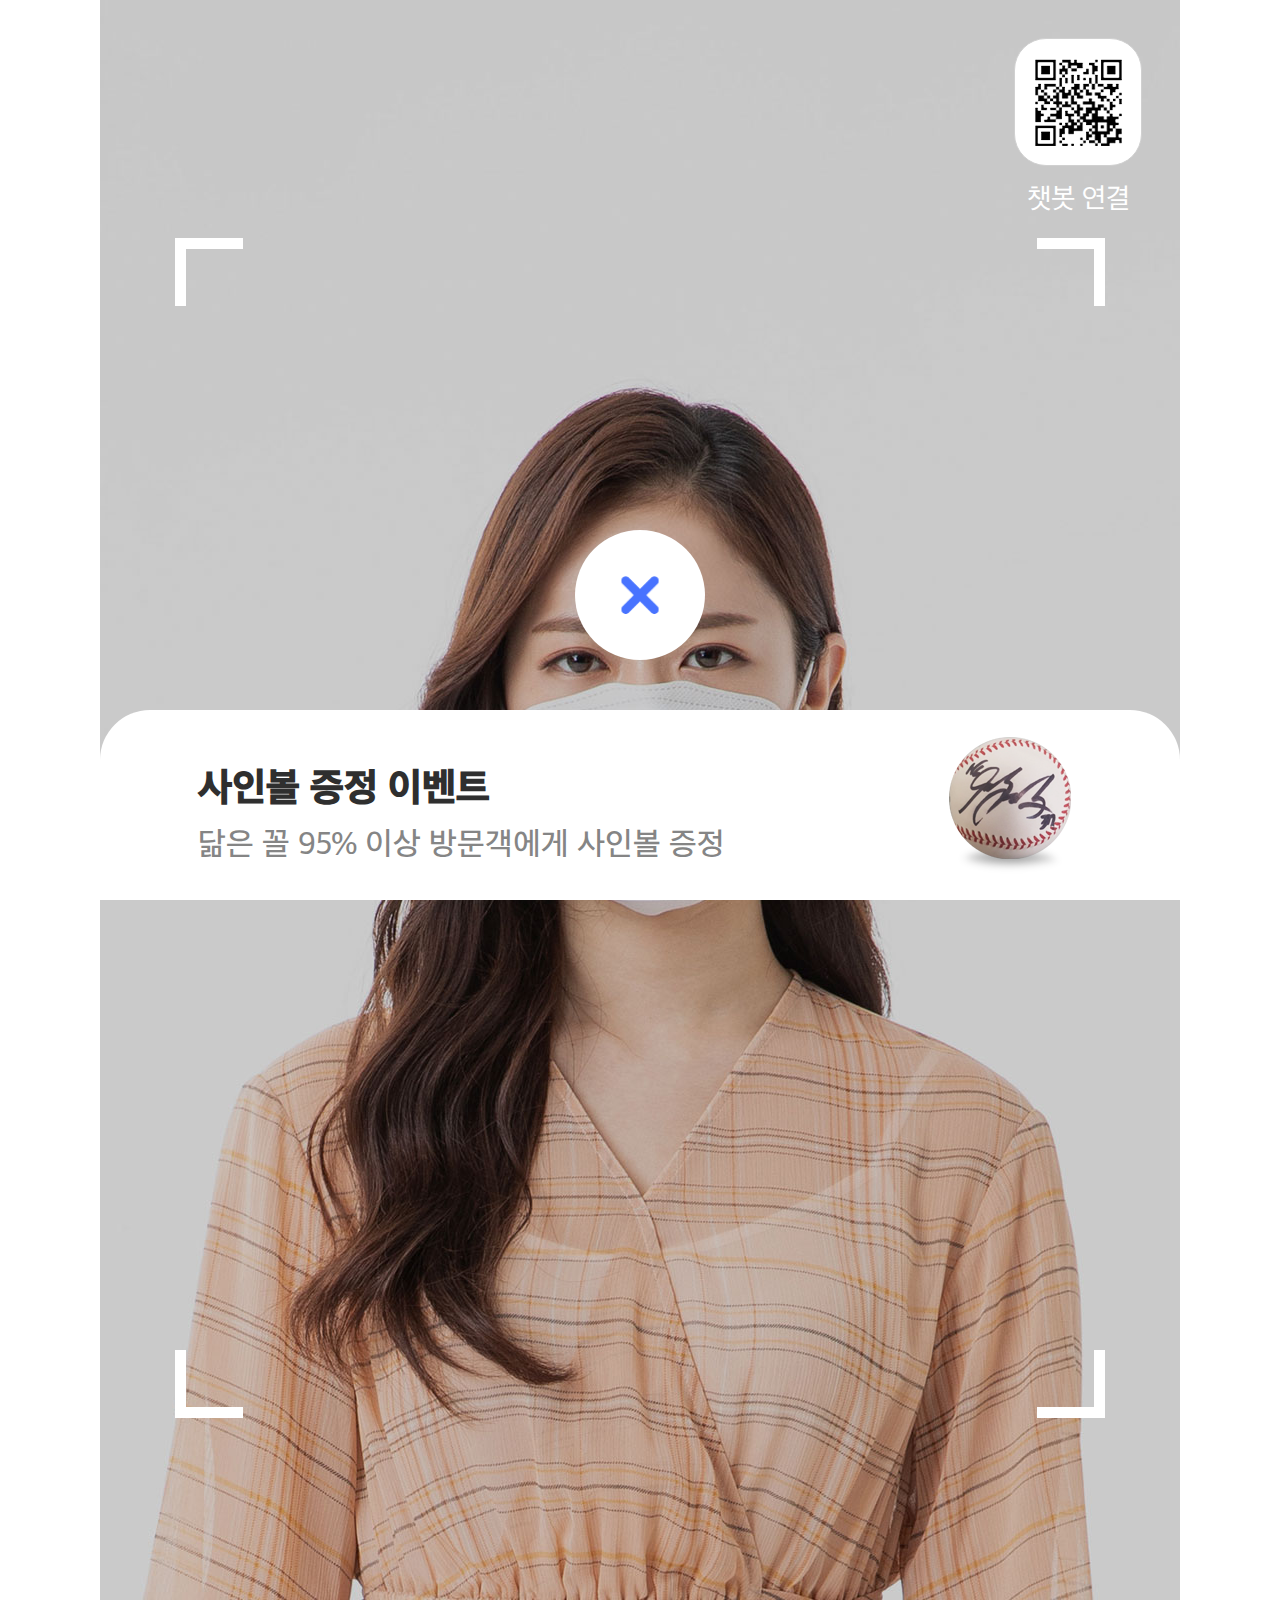
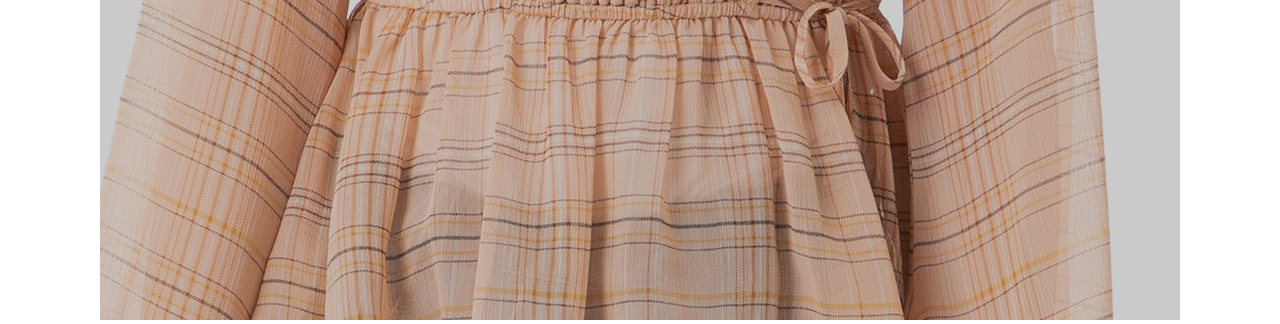
<file: camera.html>
<!DOCTYPE html>
<html lang="en">
<head>
    <meta charset="UTF-8">
    <meta http-equiv="X-UA-Compatible" content="IE=edge">
    <meta name="viewport" content="width=device-width, initial-scale=1.0">
    <title>NCdinos - Camera</title>
    <link rel="stylesheet" href="./css/reset.css">
    <link rel="stylesheet" href="./css/font.css">
    <link rel="stylesheet" href="./css/style.css">
    <script src="https://ajax.googleapis.com/ajax/libs/jquery/3.6.0/jquery.min.js"></script>
</head>
<body>
    <div class="wrap">
        <header class="main-header white">
            <div class="clock">
                <span>
                </span>
                <p>
                </p>
            </div>
            <div class="qr">
                <div class="qr-img">
                    <img src="./img/common/qr.png" alt="qr-code">
                </div>
                <p>챗봇 연결</p>
            </div>
        </header>
        <div class="camera-title">
            <p>
                얼굴을 점선 안에 맞춰주세요.
                <br>
                사진은 자동 촬영됩니다.                
            </p>
        </div>
        <a class="camera-container" href="./camera-result.html">
            <div class="camera-img">
                <img src="./img/sub/camera-people.jpg" alt="">
            </div>
            <div class="camera-dummy">
                <div class="camera-dummy-item left top">
                    <span></span><span></span>
                </div>
                <div class="camera-dummy-item right top">
                    <span></span><span></span>
                </div>
                <div class="camera-dummy-item left bottom">
                    <span></span><span></span>
                </div>
                <div class="camera-dummy-item right bottom">
                    <span></span><span></span>
                </div>
            </div>
        </a>
        <a href="./index.html" class="back-link">
            <i></i>
        </a>
        <div class="event-popup">
            <div class="event-popup-text">
                <h4>사인볼 증정 이벤트</h4>
                <p>닮은 꼴  95% 이상  방문객에게 사인볼 증정 </p>
            </div>
            <img src="./img/common/ball.png" alt="ball">
        </div>
    </div>
    <script src="./js/clock.js"></script>
</body>
</html>
</file>
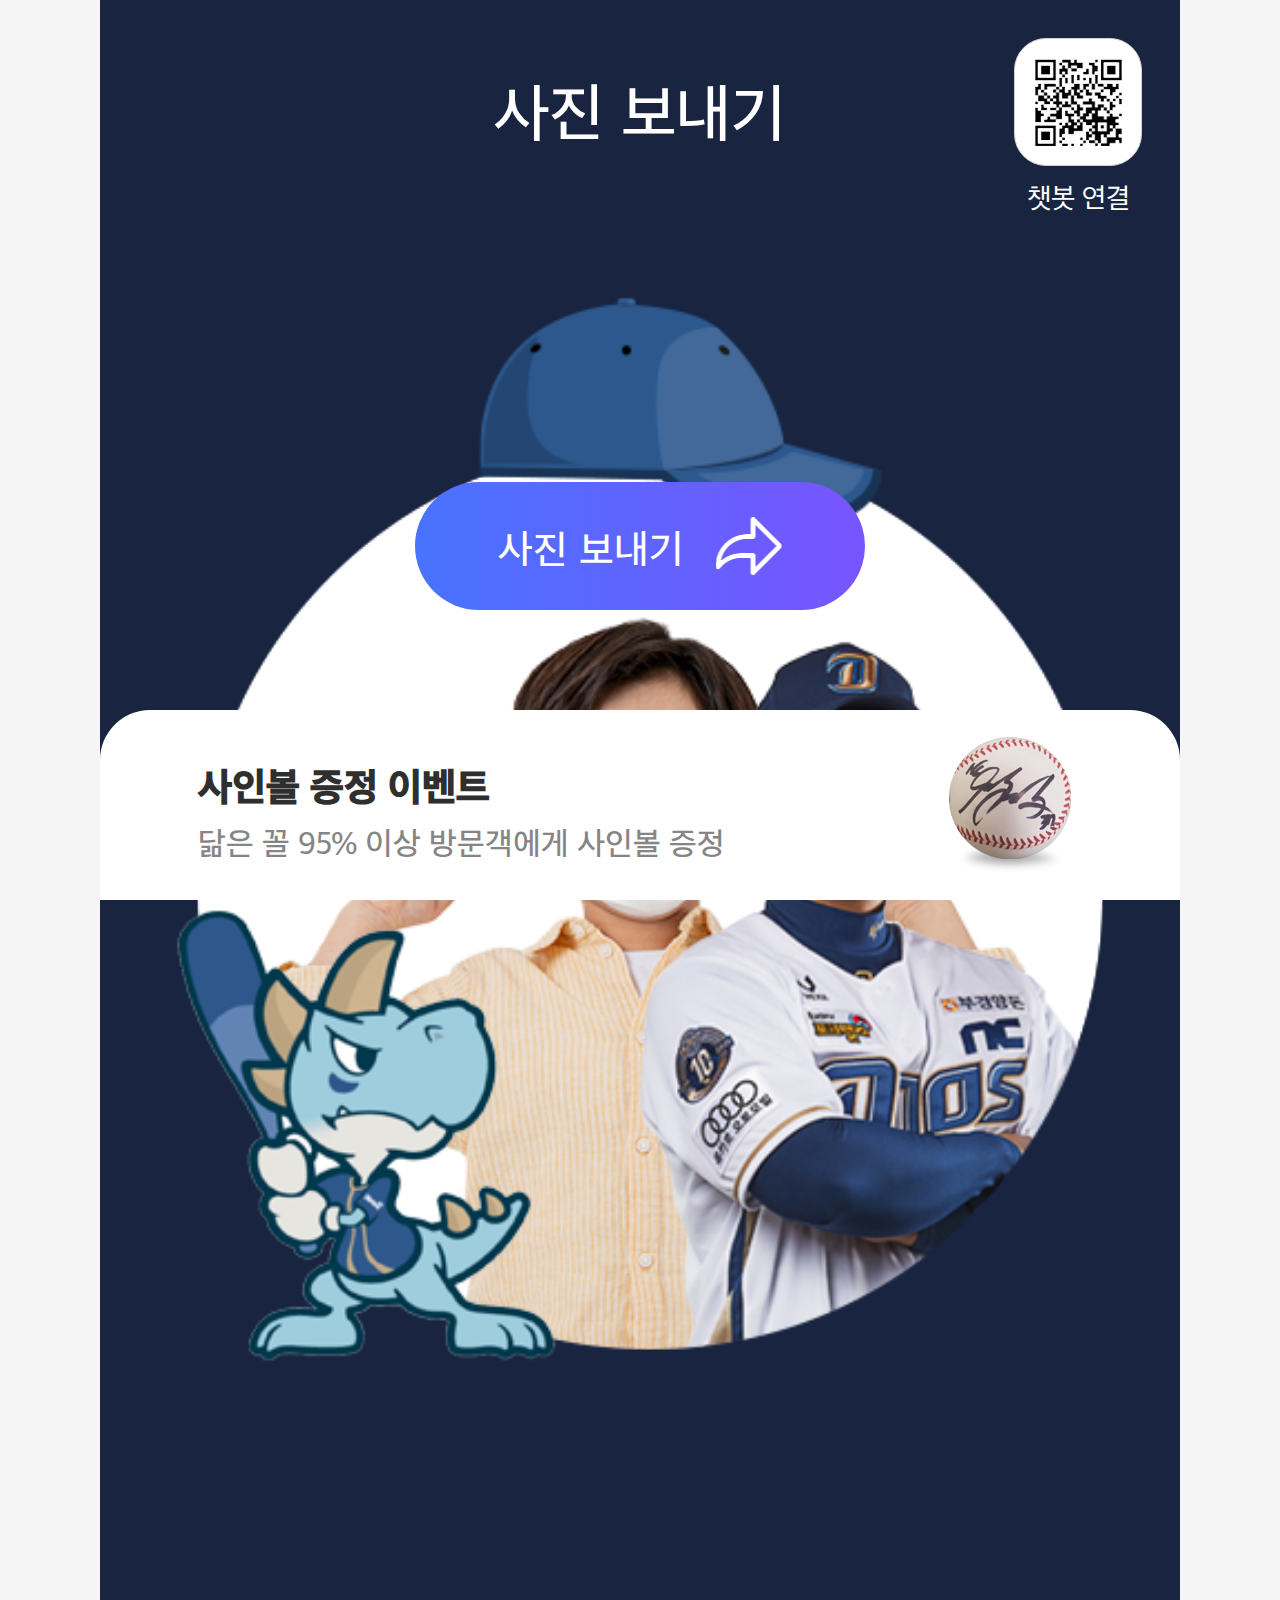
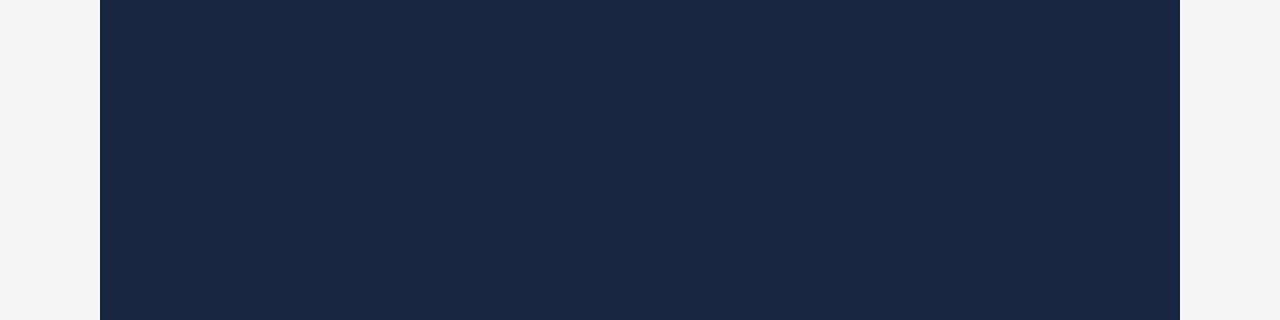
<file: picture-share.html>
<!DOCTYPE html>
<html lang="en">
<head>
    <meta charset="UTF-8">
    <meta http-equiv="X-UA-Compatible" content="IE=edge">
    <meta name="viewport" content="width=device-width, initial-scale=1.0">
    <title>NCdinos - CameraResult</title>
    <link rel="stylesheet" href="./css/reset.css">
    <link rel="stylesheet" href="./css/font.css">
    <link rel="stylesheet" href="./css/style.css">
    <script src="https://ajax.googleapis.com/ajax/libs/jquery/3.6.0/jquery.min.js"></script>
</head>
<body class="camera-result-container-body">
    <div class="wrap">
        <header class="main-header white">
            <div class="clock">
                <span>
                </span>
                <p>
                </p>
            </div>
            <div class="qr">
                <div class="qr-img">
                    <img src="./img/common/qr.png" alt="qr-code">
                </div>
                <p>챗봇 연결</p>
            </div>
        </header>
        <div class="camera-title white">
            <h2>
                사진 보내기
            </h2>
        </div>
        <div class="picture-share-container">
            <div class="picture-wrap">
                <img src="./img/sub/frame/frame-02-01.png" alt="frame">
                <img class="people" src="./img/sub/people/people02.png" alt="people">
                <img class="people" src="./img/sub/people/people02-01.png" alt="people">
                <img src="./img/sub/frame/frame-02.png" alt="frame">
            </div>
        </div>
        <button class="share-link">
            사진 보내기 <i></i>
        </button>
        <div class="event-popup">
            <div class="event-popup-text">
                <h4>사인볼 증정 이벤트</h4>
                <p>닮은 꼴  95% 이상  방문객에게 사인볼 증정 </p>
            </div>
            <img src="./img/common/ball.png" alt="ball">
        </div>
        
        <div class="share-popup-dim"></div>
        <div class="share-popup">
            <button class="share-popup-close"><i></i></button>
            <p>
                사진 보낼 곳을 선택해 주세요.
            </p>
            <ul>
                <li>
                    <a href="./picture-success.html">
                        <img src="./img/sub/share/share-icon01.png" alt="dinos">
                    </a>
                    <span>NC 다이노스앱</span>
                </li>
                <li>
                    <a href="./picture-success.html">
                        <img src="./img/sub/share/share-icon02.png" alt="kakaotalk">
                    </a>
                    <span>카카오톡</span>
                </li>
                <li>
                    <a href="./picture-success.html">
                        <img src="./img/sub/share/share-icon03.png" alt="email">
                    </a>
                    <span>이메일</span>
                </li>
            </ul>
        </div>
    </div>
    <script src="./js/sharePopup.js"></script>
    <script src="./js/clock.js"></script>
</body>
</html>
</file>
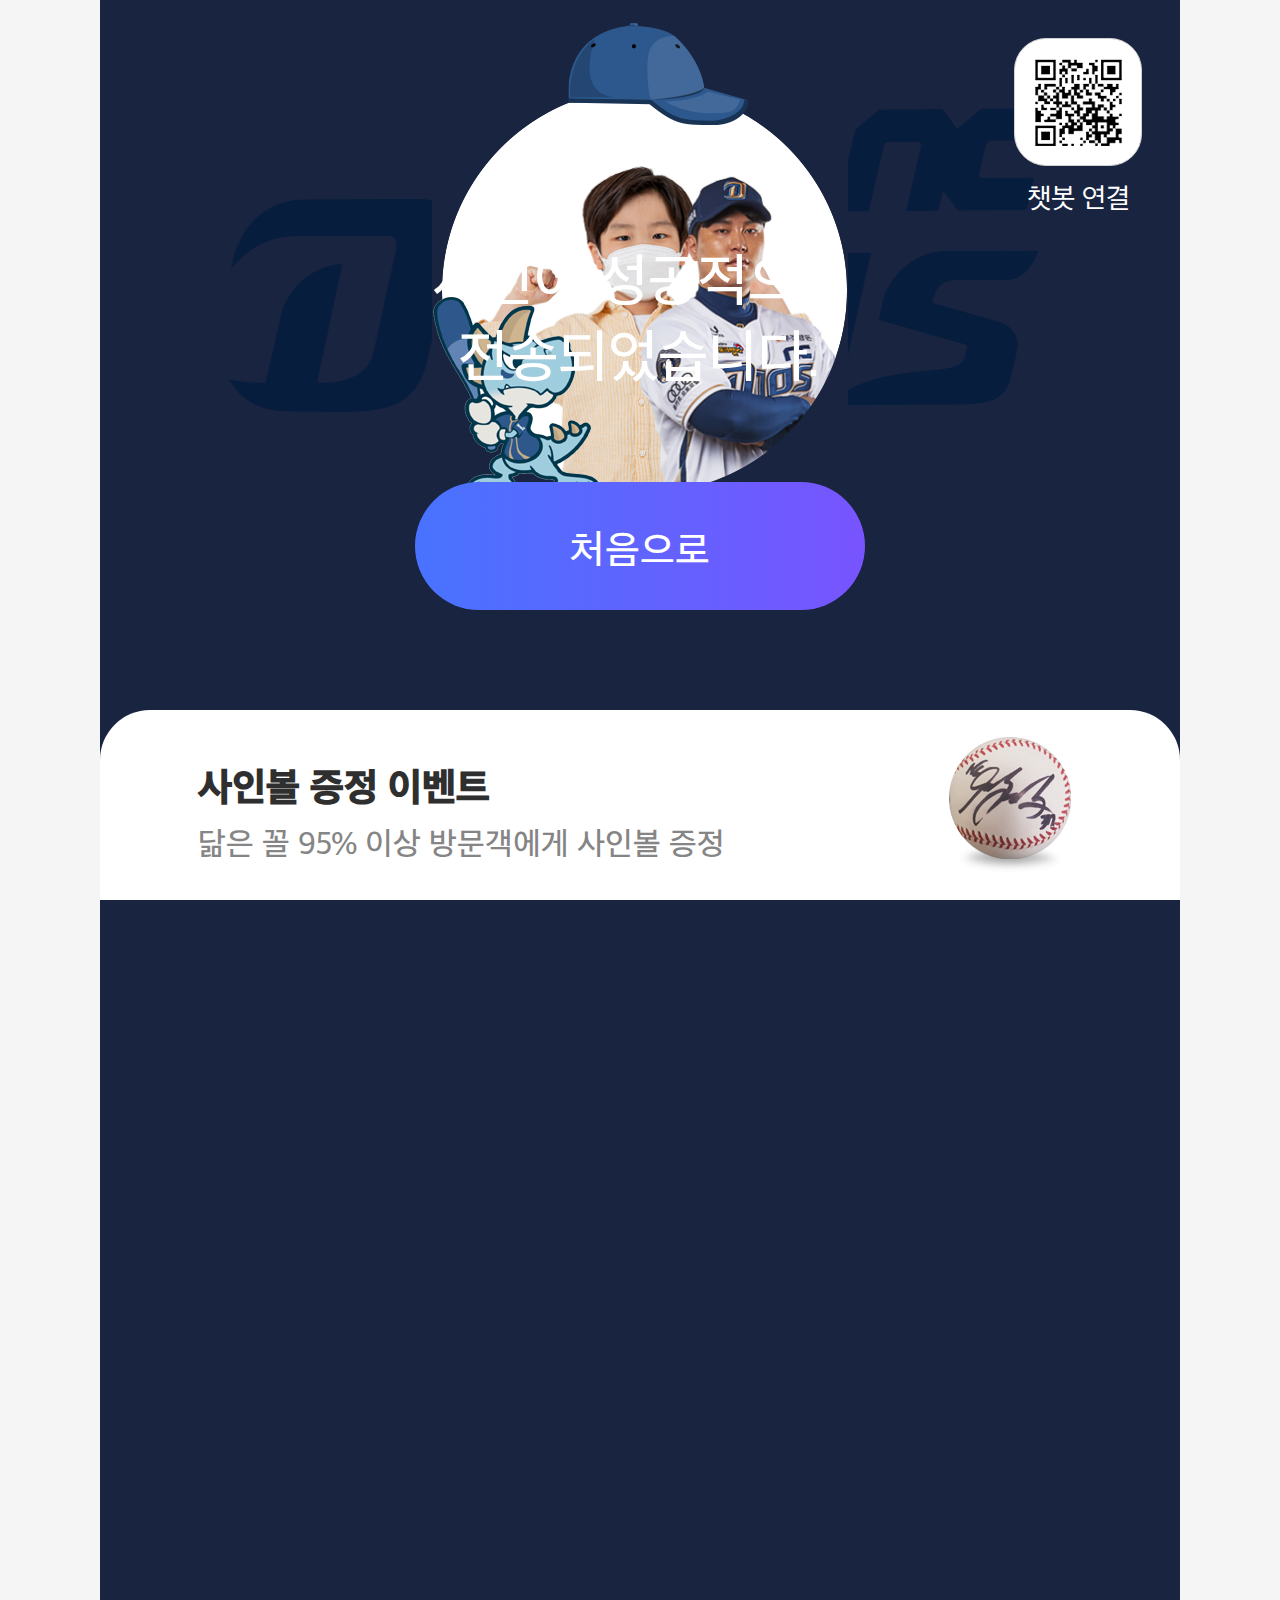
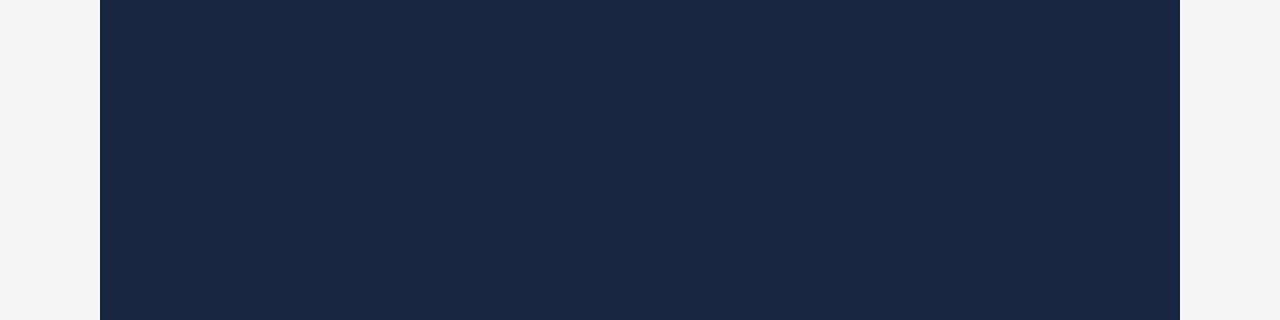
<file: picture-success.html>
<!DOCTYPE html>
<html lang="en">
<head>
    <meta charset="UTF-8">
    <meta http-equiv="X-UA-Compatible" content="IE=edge">
    <meta name="viewport" content="width=device-width, initial-scale=1.0">
    <title>NCdinos - CameraResult</title>
    <link rel="stylesheet" href="./css/reset.css">
    <link rel="stylesheet" href="./css/font.css">
    <link rel="stylesheet" href="./css/style.css">
    <script src="https://ajax.googleapis.com/ajax/libs/jquery/3.6.0/jquery.min.js"></script>
</head>
<body class="camera-result-container-body">
    <div class="wrap">
        <header class="main-header white">
            <div class="clock">
                <span>
                </span>
                <p>
                </p>
            </div>
            <div class="qr">
                <div class="qr-img">
                    <img src="./img/common/qr.png" alt="qr-code">
                </div>
                <p>챗봇 연결</p>
            </div>
        </header>
        <img src="./img/common/logo-text2.png" alt="logo-text" class="picture-success-bgImg">
        <div class="firecracker-wrap">
            <img src="./img/sub/firecracker/firecracker01.png" alt="firecracker">
            <img src="./img/sub/firecracker/firecracker02.png" alt="firecracker">
            <img src="./img/sub/firecracker/firecracker03.png" alt="firecracker">
            <img src="./img/sub/firecracker/firecracker04.png" alt="firecracker">
            <img src="./img/sub/firecracker/firecracker05.png" alt="firecracker">
            <img src="./img/sub/firecracker/firecracker06.png" alt="firecracker">
            <img src="./img/sub/firecracker/firecracker07.png" alt="firecracker">
        </div>
        <div class="picture-success-container">
            <div class="picture-wrap">
                <img src="./img/sub/frame/frame-02-01.png" alt="frame">
                <img class="people" src="./img/sub/people/people02.png" alt="people">
                <img class="people" src="./img/sub/people/people02-01.png" alt="people">
                <img src="./img/sub/frame/frame-02.png" alt="frame">
            </div>
        </div>
        <div class="picture-success-text">
            <p>
                사진이 성공적으로
                <br>
                전송되었습니다.
            </p>
        </div>
        <a href="./index.html" class="share-link">
            처음으로
        </a>
        <div class="event-popup">
            <div class="event-popup-text">
                <h4>사인볼 증정 이벤트</h4>
                <p>닮은 꼴  95% 이상  방문객에게 사인볼 증정 </p>
            </div>
            <img src="./img/common/ball.png" alt="ball">
        </div>
        
    </div>
    <script src="./js/clock.js"></script>
</body>
</html>
</file>
<file: css/font.css>
@font-face{
    font-family: "apple-600";
    src: url("../font/AppleSDGothicNeoB.ttf") format("truetype");
}
@font-face{
    font-family: "apple-500";
    src: url("../font/AppleSDGothicNeoM.ttf") format("truetype");
}
@font-face{
    font-family: "apple-400";
    src: url("../font/AppleSDGothicNeoR.ttf") format("truetype");
}
</file>
<file: css/style.css>
@keyframes circle{
    0%{
        transform: scale(1);
    }
    50%{
        transform: scale(1.25);
    }
    100%{
        transform: scale();
    }
}
@keyframes circle2{
    0%{
        transform: scale(1);
    }
    50%{
        transform: scale(2);
    }
    75%{
        transform: scale(0.8);
    }
    100%{
        transform: scale(5);
    }
}
@keyframes circleWrapper1{
    0%{
        width: 290px;
        height: 290px;
    }
    50%{
        width: 315px;
        height: 315px;
    }
    100%{
        width: 290px;
        height: 290px;
    }
}
@keyframes circleWrapper2{
    0%{
        width: 290px;
        height: 290px;
    }
    50%{
        width: 390px;
        height: 390px;
    }
    75%{
        width: 270px;
        height: 270px;
    }
    100%{
        width: 2000px;
        height: 2500px;
    }
}
@keyframes moveSlide{
    0%{
        transform: translateX(0);
    }
    100%{
        transform: translateX(-600%);
    }
}
@keyframes slideItemScale{
    0%{
        transform: scale(1);
    }
    50%{
        transform: scale(1.3);
    }
    75%{
        transform: scale(1.1);
    }
    100%{
        transform: scale(1.2);
    }
}
@keyframes slideItemScale2{
    0%{
        transform: scale(1);
    }
    50%{
        transform: scale(0.9);
    }
    75%{    
        transform: scale(1.3);
    }
    100%{
        transform: scale(1.2);
    }
}
@keyframes slideItemScaleDown{
    0%{
        transform: scale(1.2);
    }
    100%{
        transform: scale(1);
    }
}
@keyframes logo-scale1{
    0%{
        transform: translate(-50%,-50%) scale(0);
    }
    50%{
        transform: translate(-50%,-50%) scale(1.15);
    }
    100%{
        transform: translate(-50%,-50%) scale(1);
    }
}
@keyframes fadeIn{
    0%{
        opacity: 0;
    }
    100%{
        opacity: 1;
    }
}
@keyframes fadeIn-up{
    0%{
        opacity: 0;
        margin-top: 15px;
    }
    100%{
        opacity: 1;
        margin-top: 0;
    }
}
@keyframes fadeOut-down{
    0%{
        opacity: 1;
        margin-top: 0;
    }
    100%{
        opacity: 0;
        margin-top: 15px;
    }
}
.main-header{
    position: absolute;
    top: 0;
    left: 0;
    z-index: 0;
    display: flex;
    justify-content: space-between;
    padding: 38px;
    width: 100%;
    z-index: 1;
}
.main-container{
    position: absolute;
    top: 50%;
    left: 50%;
    transform: translate(-50%,-50%);
    width: 1080px;
    height: 100vh;
}
.circle-wrapper{
    width: 100%;
    height: 100%;
    margin: 0 auto;
    position: relative;
    overflow: hidden;
    z-index: 9999;
    background-color: #f4f4f5;
}
.circle{
    position: absolute;
    top: 50%;
    left: 50%;
    transform: translate(-50%,-50%);
    width: 100%;
    height: 100%;
    display: flex;
    align-items: center;
    justify-content: center;
    overflow: hidden;
    width: 290px;
    height: 290px;
    border-radius: 50%;
    animation: circleWrapper1 1.25s ease,
                circleWrapper2 1.5s 2s ease forwards;
    background-color: #f5f5f5;
    border: 100vw solid #192440;
    box-sizing: content-box;
}
.circle>span{
    border-radius: 100px;
    width: 100px;
    height: 100px;
    animation: circle 1.25s ease,
                circle2 2s 2s ease forwards;
    background-color: #f4f4f5;
}
.circle1{
    width: 100%;
    height: 100%;
    position: absolute;
    border-radius: 100%;
}
.text{
    position: absolute;
    top: 50%;
    left: 50%;
    font-size: 2em;
    transform: translate(-50%,-50%);
    font-style: italic;
    z-index: 50;
}
.text2{
    z-index: 0;
}
.text1{
    z-index: 0;
}
.intro-wrapper{
    position: absolute;
    width: 100%;
    height: 100%;
    z-index: 99;
    top: 0;
    left: 0;
}
.wrap{
    position: relative;
    width: 1080px;
    height: 100vh;
    margin: 0 auto;
}

.clock{
    display: flex;
    font-size: 32px;
    font-family: "apple-500",sans-serif;
    font-weight: 500;
    color: #383838;
}
.main-header.white .clock{
    color: #fff;
}
.clock span{
    margin-right: 10px;
}
.qr{
    display: flex;
    flex-direction: column;
    align-items: center;
    justify-content: center;
}
.qr .qr-img{
    width: 128px;
    height: 128px;
    border-radius: 25%;
    border: 1px solid #d0d0d0;
    display: flex;
    justify-content: center;
    align-items: center;
    background-color: #ffffff;
    margin-bottom: 12px;
}
.qr p{
    font-size: 28px;
    font-family: "apple-400",sans-serif;
    font-weight: 400;
    color: #2b2b2b;
}
.main-header.white .qr p{
    color: #fff;
}
.main-title{
    position: absolute;
    left: 50%;
    transform: translateX(-50%);
    top: 122px;
    text-align: center;
    white-space: nowrap;
}
.main-title h1{
    margin-bottom: 30px;
    width: 240px;
    height: 163px;
    position: relative;
    margin: 0 auto;
}
.main-title h1 .circle1{
    width: 163px;
    height: 163px;
    border-radius: 50%;
    background-color: #5c8ebb;
    position: absolute;
    left: 50%;
    top: 50%;
    transform: translate(-50%,-50%) scale(0);
    z-index: 0;
    animation: logo-scale1 0.7s 4s ease-in-out forwards;
}
.main-title h1 .circle2{
    width: 153px;
    height: 153px;
    border-radius: 50%;
    background-color: #071d3d;
    position: absolute;
    left: 50%;
    top: 50%;
    transform: translate(-50%,-50%) scale(0);
    z-index: 0;
    animation: logo-scale1 0.7s 4.15s ease-in-out forwards;
}
.main-title h1 img.ball{
    width: 114px;
    height: 114px;
    position: absolute;
    left: 50%;
    top: 50%;
    transform: translate(-50%,-50%) scale(0);
    z-index: 0;
    animation: logo-scale1 0.7s 4.3s ease-in-out forwards;
}
.main-title h1 img.text{
    position: absolute;
    left: 50%;
    top: 50%;
    transform: translate(-50%,-50%);
    opacity: 0;
    animation: fadeIn 0.7s 4.5s ease-in-out forwards;
}
.main-title h1 img.text2{
    position: absolute;
    left: 50%;
    top: 55%;
    transform: translate(-50%,-50%);
    opacity: 0;
}
.main-title h1 img.dino{
    position: absolute;
    left: 50%;
    top: 55%;
    transform: translate(-50%,-50%);
    opacity: 0;
}
.main-title h2{
    font-size: 107px;
    font-family: "apple-600";
    font-weight: 600;
    background: linear-gradient(to right, #4873ff, #7854ff);
    -webkit-background-clip: text;
    -webkit-text-fill-color: transparent;
    margin-bottom: 20px;
    opacity: 0;
    animation: fadeIn 0.5s 5s ease forwards;
    letter-spacing: -3px;
    margin-top: 30px;
}
.main-title h3{
    font-size: 56px;
    font-family: "apple-500";
    color: #444445;
    line-height: 60px;
    margin-bottom: 30px;
    opacity: 0;
    animation: fadeIn 0.5s 5.15s ease forwards;
}
.main-title p{
    font-size: 30px;
    font-family: "apple-400";
    color: #606162;
    display: flex;
    align-items: center;
    opacity: 0;
    animation: fadeIn 0.5s 5.3s ease forwards;
}
.main-title p img{
    width: 135px;
    margin: 0 10px;
}
.event-popup{
    position: absolute;
    bottom: 0;
    left: 0;
    width: 100%;
    height: 190px;
    background-color: #fff;
    border-radius: 50px 50px 0 0;
    padding: 0 98px;
    display: flex;
    justify-content: space-between;
    align-items: center;
}
.event-popup h4{
    font-size: 39px;
    font-family: "apple-600";
    color: #2f2f2f;
    font-weight: 600;
    line-height: 72px;
}
.event-popup p{
    font-size: 32px;
    font-family: "apple-500";
    color: #858585;
    font-weight:500;
}
.main-slide{
    position: absolute;
    top: 810px;
    left: 50%;
    transform: translateX(-50%);
    z-index: 999999999;
    width: 100%;
    height: 535px;
}
.main-slide ul{
    display: flex;
    height: 535px;
    width: auto;
}
.main-slide .slide-item{
    border-radius: 50%;
    background-color: #fff;
    overflow: hidden;
    position: relative;
    animation: slideItemScaleDown 0.5s ease forwards;
}
.main-slide .slide-item.scale{
    animation: slideItemScale2 0.5s ease forwards;
}
.main-slide .slide-item.v-small{
    width: 194px;
    height: 194px;
}
.main-slide .slide-item.small{
    width: 224px;
    height: 224px;
}
.main-slide .slide-item.big{
    width: 288px;
    height: 288px;
}
.main-slide .slide-item img{
    width: 100%;
}
.main-slide-wrap{
    height: 100%;
    position: relative;
    width: auto;
    height: 535px;
    display: flex;
    animation: moveSlide 60s linear infinite;
    left: 100vw;
    transform: translateX(0);
}
.main-slide-wrap ul{
    position: relative;
    top: 0;
    left: 0;
    margin-right: 30px;
}
.main-slide-wrap ul li:nth-child(1){
    margin-top: 160px;
}
.main-slide-wrap ul li:nth-child(2){
    margin-top: 0;
}
.main-slide-wrap ul li:nth-child(3){
    margin-top: 255px;
    margin-left: -34px;
}
.main-slide-wrap ul li:nth-child(4){
    margin-top: 0;
    margin-left: -44px;
}
.main-slide-wrap ul li:nth-child(5){
    margin-top: 270px;
    margin-left: 16px;
}
.main-slide-wrap ul li:nth-child(6){
    margin-top: 0;
    margin-left: -100px;
}
.photo-link{
    position: absolute;
    left: 50%;
    bottom: 290px;
    transform: translateX(-50%);
    width: 450px;
    height: 128px;
    background: linear-gradient(to right, #4873ff, #7854ff);
    border-radius: 64px;
    display: flex;
    justify-content: center;
    align-items: center;
    color: #fff;
    font-size: 40px;
    font-family: "apple-500";
    font-weight: 500;
}
.photo-link i{
    width: 65px;
    height: 65px;
    background: url("../img/icon/ico-photo.png") no-repeat center / cover;
    margin-right: 25px;
}
.photo-link span{
    margin-bottom: 7px;
}
.camera-container{
    position: absolute;
    top: 0;
    left: 0;
    width: 1080px;
    height: 100vh;
    z-index: 0;
}
.camera-container .camera-dummy{
    position: absolute;
    top: 0;
    left: 0;
    width: 930px;
    height: 1180px;

    left: 50%;
    top: 238px;
    transform: translateX(-50%);
}
.camera-container img{
    width: 100%;
    height: 100%;
    object-fit: cover;
}
.camera-dummy-item{
    position: absolute;
    width: 68px;
    height: 68px;
}
.left{
    left: 0;
}
.top{
    top: 0;
}
.bottom{
    bottom: 0;
}
.right{
    right: 0;
}
.camera-dummy-item span{
    background-color: #fff;
    position: absolute;
}
.camera-dummy-item:nth-child(1) span:nth-child(1),
.camera-dummy-item:nth-child(2) span:nth-child(1){
    width: 68px;
    height: 11px;
    top: 0;
}
.camera-dummy-item:nth-child(1) span:nth-child(2),
.camera-dummy-item:nth-child(2) span:nth-child(2){
    width: 11px;
    height: 68px;
}
.camera-dummy-item:nth-child(3) span:nth-child(1),
.camera-dummy-item:nth-child(4) span:nth-child(1){
    width: 11px;
    height: 68px;
}
.camera-dummy-item:nth-child(3) span:nth-child(2),
.camera-dummy-item:nth-child(4) span:nth-child(2){
    width: 68px;
    height: 11px;
}
.camera-dummy-item:nth-child(1) span:nth-child(2){
    left: 0;
}
.camera-dummy-item:nth-child(2) span:nth-child(2){
    right: 0;
}
.camera-dummy-item:nth-child(3){
    transform: rotate(270deg);
}
.camera-dummy-item:nth-child(4){
    transform: rotate(180deg);
}
.camera-title{
    position: absolute;
    top: 66px;
    left: 50%;
    transform: translateX(-50%);
}
.camera-title p{
    font-size: 38px;
    font-family: "apple";
    font-weight: 500;
    color: #fff;
    text-align: center;
    line-height: 50px;
}
.back-link{
    position: absolute;
    left: 50%;
    bottom: 240px;
    z-index: 999;
    transform: translateX(-50%);
    width: 130px;
    height: 130px;
    border-radius: 100%;
    background-color: #fff;
    display: flex;
    justify-content: center;
    align-items: center;
}
.back-link i{
    width: 38px;
    height: 38px;
    background: url("../img/icon/ico-close.png") no-repeat center / cover;
}

.camera-title img{
    margin: 0 auto 30px;
    display: block;
}
.camera-title h2{
    font-size: 64px;
    font-family: "apple-500";
    color: #1f1e1e;
    font-weight: 500;
    margin-bottom: 24px;
    text-align: center;
}
.camera-title h2 span{
    font-size: 64px;
    font-family: "apple-500";
    color: #506eff;
    font-weight: 500;
    text-align: center;
}
.camera-title h3{
    font-size: 40px;
    font-family: "apple-300";
    color: #474849;
    font-weight: 300;
    text-align: center;
    white-space: nowrap;
}
.camera-result-container{
    position: absolute;
    top: 0;
    left: 50%;
    transform: translateX(-50%);
    height: 100%;
}
.camera-result-container>img{
    margin-bottom: 70px;
    position: absolute;
    top: 520px;
    left: 50%;
    transform: translateX(-50%);
}
.camera-result-container .slide{
    position: relative;
    margin-top: 760px;
    overflow-x: hidden;
}
.camera-result-container .slide ul{
    display: flex;
    align-items: center;
    justify-content: center;
    margin-bottom: 30px;
}
.camera-result-container .slide ul li{
    width: 404px !important;
    height: 404px;
    border-radius: 100%;
    background-color: #e3e4e8;
    position: relative;
    transition: 0.5s ease;
    margin: 0 22px !important;
}
.camera-result-container .slide ul li:first-child{
    margin-right: 22px !important;
}
.camera-result-container .slide ul li:last-child{
    margin-left: 22px !important;
}
.camera-result-container .slide ul li.active{
    box-shadow: 0px 33px 40px 5px rgba(0, 0, 0, 0.15);
}
.camera-result-container-body{
    background-color: #f6f5f5;
}
.camera-result-container .result-img{
    width: 260px;
    height: 260px;
    border-radius: 100%;
    background-color: #fff;
    position: absolute;
    top: 50%;
    left: 50%;
    transform: translate(-50%,-50%);
    overflow: hidden;
    display: flex;
    justify-content: center;
    align-items: center;
}
.camera-result-container .result-img img,
.camera-result-container .result-img svg{
    width: calc(100% - 2px);
    height: calc(100% - 2px);
    border: 1px solid #fff;
    border-radius: 50%;
}
.camera-result-container .result-text{
    margin-bottom: 85px;
}
.camera-result-container .result-text p{
    font-size: 40px;
    font-family: "apple-600";
    color: #353434;
    margin-bottom: 15px;
    text-align: center;
    line-height: 60px;
}
.camera-result-container .result-text span{
    display: block;
    font-size: 70px;
    font-family: "apple-600";
    color: #5f64ff;
    text-align: center;
    line-height: 60px;
}
.camera-result-container .slide li a{
    width: 100%;
    height: 100%;
    border-radius: 50%;
    display: block;
}
.picture-choice-container{
    background-color: #192440;
    width: 100%;
    height: 100%;
}

.camera-title.blue h2{
    color: #fff;
}
.camera-title.blue h3{
    color: #9daed9;
}
.picture-choice-group{
    position: absolute;
    top: 328px;
    height: max-content;
    display: flex;
}
.picture-choice-group>li{
    width: 1080px;
    transition: 0.5s ease;
    margin-top: 35px;
}
.picture-choice-group ul{
    display: flex;
    flex-wrap: wrap;
    justify-content: center;
    align-items: flex-end;
    margin: 0 auto;
    height: auto;
    padding: 0 50px;
}
.picture-choice-group ul li{
    position:relative;
    width: 50%;
    height: 100%;
    display: flex;
    align-items: center;
    justify-content: center;
}
.picture-choice-group ul li:nth-child(3){
    margin-top: 50px;
}
.picture-choice-group ul li img{
    position: absolute;
    top: 50%;
    left: 52.5%;
    transform: translate(-50%,-50%);
}
.people{
    transform: translate(-50%,-50%) scale(0.99) !important;
}
.picture-choice-group li li:nth-child(1){
    height: 430px;
}
.picture-choice-group li li:nth-child(2){
    height: 476px;
}
.picture-choice-group li li:nth-child(3){
    height: 590px;
}
.picture-choice-group li li:nth-child(3) img{
    margin-left: 50px;
}
.picture-choice-group li li:nth-child(4){
    height: 462px;
}
.picture-choice-group li li:nth-child(4) img{
    top: calc(50% - 74px);
}

.camera-title.white h2{
    color: #fff;
}
.picture-share-container{
    width: 1080px;
    height: 1920px;
    background-color: #192440;
}
.share-link{
    position: absolute;
    left: 50%;
    transform: translateX(-50%);
    bottom: 290px;
    font-size: 40px;
    font-family: "apple-500";
    color: #fff;
    font-weight: 500;
    display: flex;
    justify-content: center;
    align-items: center;
    width: 450px;
    height: 128px;
    border-radius: 64px;
    background: linear-gradient(to right, #4873ff, #7854ff);
}
.share-link i{
    width: 66px;
    height: 60px;
    margin-left: 32px;
    background: url("../img/icon/ico-share.png") no-repeat center / cover;
}
.picture-share-container .picture-wrap{
    position:relative;
    width: calc(1080px - 150px);
    margin: 0 auto;
    top: 368px;
}
.picture-share-container .picture-wrap img{
    position: absolute;
    width: 100%;
    left: 50%;
    top: 460px;
    transform: translate(-50%,-50%);
}
.picture-choice-btn-group button{
    width: 90px;
    height: 158px;
    background: url("../img/icon/ico-arrowWrap.png") no-repeat center / cover;
    position: absolute;
    top: calc(50% - 100px);
    transform: translateY(-50%);
    display: flex;
    justify-content: center;
    align-items: center;
}
.picture-choice-btn-group button:first-child{
    transform: translateY(-50%) rotate(180deg);
    left: 0;
}
.picture-choice-btn-group button:last-child{
    right: 0;
}
.picture-choice-btn-group button i{
    width: 28px;
    height: 46px;
    background: url("../img/icon/ico-arrowWhite.png") no-repeat center / cover;
    display: block;
    transition: 0.5s ease;
}
.picture-choice-btn-group button.op i{
    opacity: 0.2;
}
.picture-choice-group ul li a{
    width: 100%;
    height: 100%;
}
.share-popup{
    position: fixed;
    bottom: -1380px;
    width: 1080px;
    height: 1305px;
    background-color: #fff;
    border-radius: 50px 50px 0 0;
    transition: 0.5s ease;
    z-index: -1;
}
.share-popup.show{
    bottom: 0;
    z-index: 1;
}
.share-popup-dim{
    position: fixed;
    top: 0;
    left: 50%;
    transform: translateX(-50%);
    width: 1080px;
    height: 100vh;
    background-color: rgba(0, 0, 0, 0.3);
    opacity: 0;
    visibility: hidden;
    transition: 0.3s ease;
    z-index: -1;
}
.share-popup-dim.show{
    z-index: 0;
    opacity: 1;
    visibility: visible;
}
.share-popup .share-popup-close{
    width: 130px;
    height: 130px;
    position: absolute;
    top: -65px;
    left: 50%;
    transform: translateX(-50%);
    border-radius: 100%;
    background-color: #fff;
    display: flex;
    justify-content: center;
    align-items: center;
    box-shadow: 0px 15px 20px 0px rgba(0, 0, 0, 0.15);
}
.share-popup .share-popup-close i{
    width: 38px;
    height: 38px;
    background: url("../img/icon/ico-close.png") no-repeat center / cover;
}
.share-popup p{
    position: absolute;
    top: 190px;
    left: 50%;
    transform: translateX(-50%);
    font-size: 40px;
    font-family: "apple-500";
    font-weight: 500;
    color: #3d3c3c;
}
.share-popup ul{
    position: absolute;
    top: 360px;
    left: 50%;
    transform: translateX(-50%);
    display: flex;
}
.share-popup ul li{
    margin-right: 70px;
    display: flex;
    flex-direction: column;
    justify-content: center;
    align-items: center;
}
.share-popup ul li:last-child{
    margin-right: 0;
}
.share-popup ul li a{
    width: 190px;
    height: 190px;
    border-radius: 100%;
    display: flex;
    justify-content: center;
    align-items: center;
}
.share-popup ul li:nth-child(1) a{
    background-color: #0e2138;
}
.share-popup ul li:nth-child(2) a{
    background-color: #f8e000;
}
.share-popup ul li:nth-child(3) a{
    background-color: #4873ff;
}
.share-popup ul li span{
    font-size: 30px;
    font-family: "Noto Sans Kr";
    font-weight: 400;
    color: #3d3c3c;
    margin-top: 24px;
}

.picture-success-container{
    width: 1080px;
    height: 1920px;
    background-color: #192440;
}

.picture-success-container .picture-wrap img{
    position: absolute;
    top: calc(50% - 190px);
    left: 50%;
    transform: translate(-50%,-50%);
}
.picture-success-text{
    position: absolute;
    left: 50%;
    bottom: 510px;
    transform: translateX(-50%);
}
.picture-success-text p{
    font-size: 58px;
    font-family: "apple-500";
    color: #fff;
    font-weight: 500;
    white-space: nowrap;
    text-align: center;
}
.picture-success-text p span{
    color: #506eff;
}
.picture-success-bgImg{
    position: absolute;
    top: calc(50% - 190px);
    left: 50%;
    transform: translate(-50%, -50%);
}
.firecracker-wrap img{
    position: absolute;
    transform: scale(0);
}
.firecracker-wrap img:nth-child(1){
    top: 476px;
    left: -26px;
    animation: firecracker 1.3s 1.1s ease-out forwards infinite;
}
.firecracker-wrap img:nth-child(2){
    top: 618px;
    left: 100px;
    animation: firecracker 1.5s 1.3s ease-out forwards infinite;
}
.firecracker-wrap img:nth-child(3){
    top: 246px;
    left: 346px;
    animation: firecracker 1.5s 1.5s ease-out forwards infinite;
}
.firecracker-wrap img:nth-child(4){
    top: 422px;
    right: 0;
    animation: firecracker 1.3s 1.2s ease-out forwards infinite;
}
.firecracker-wrap img:nth-child(5){
    top: 684px;
    right: -20px;
    animation: firecracker 1.6s 1.4s ease-out forwards infinite;
}
.firecracker-wrap img:nth-child(6){
    top: 1038px;
    right: 344px;
    animation: firecracker 1.5s 1.5s ease-out forwards infinite;
}
.firecracker-wrap img:nth-child(7){
    top: 1106px;
    left: 312px;
    animation: firecracker 1.3s 1.3s ease-out forwards infinite;
}

@keyframes firecracker{
    0%{
        transform: scale(0);
        opacity: 1;
    }
    25%{
        transform: scale(1.2);
        opacity: 1;
    }
    50%{
        transform: scale(1);
        opacity: 1;
    }
    75%{
        transform: scale(1);
        opacity: 0;
    }
    100%{
        transform: scale(0);
        opacity: 0;
    }
}
</file>
